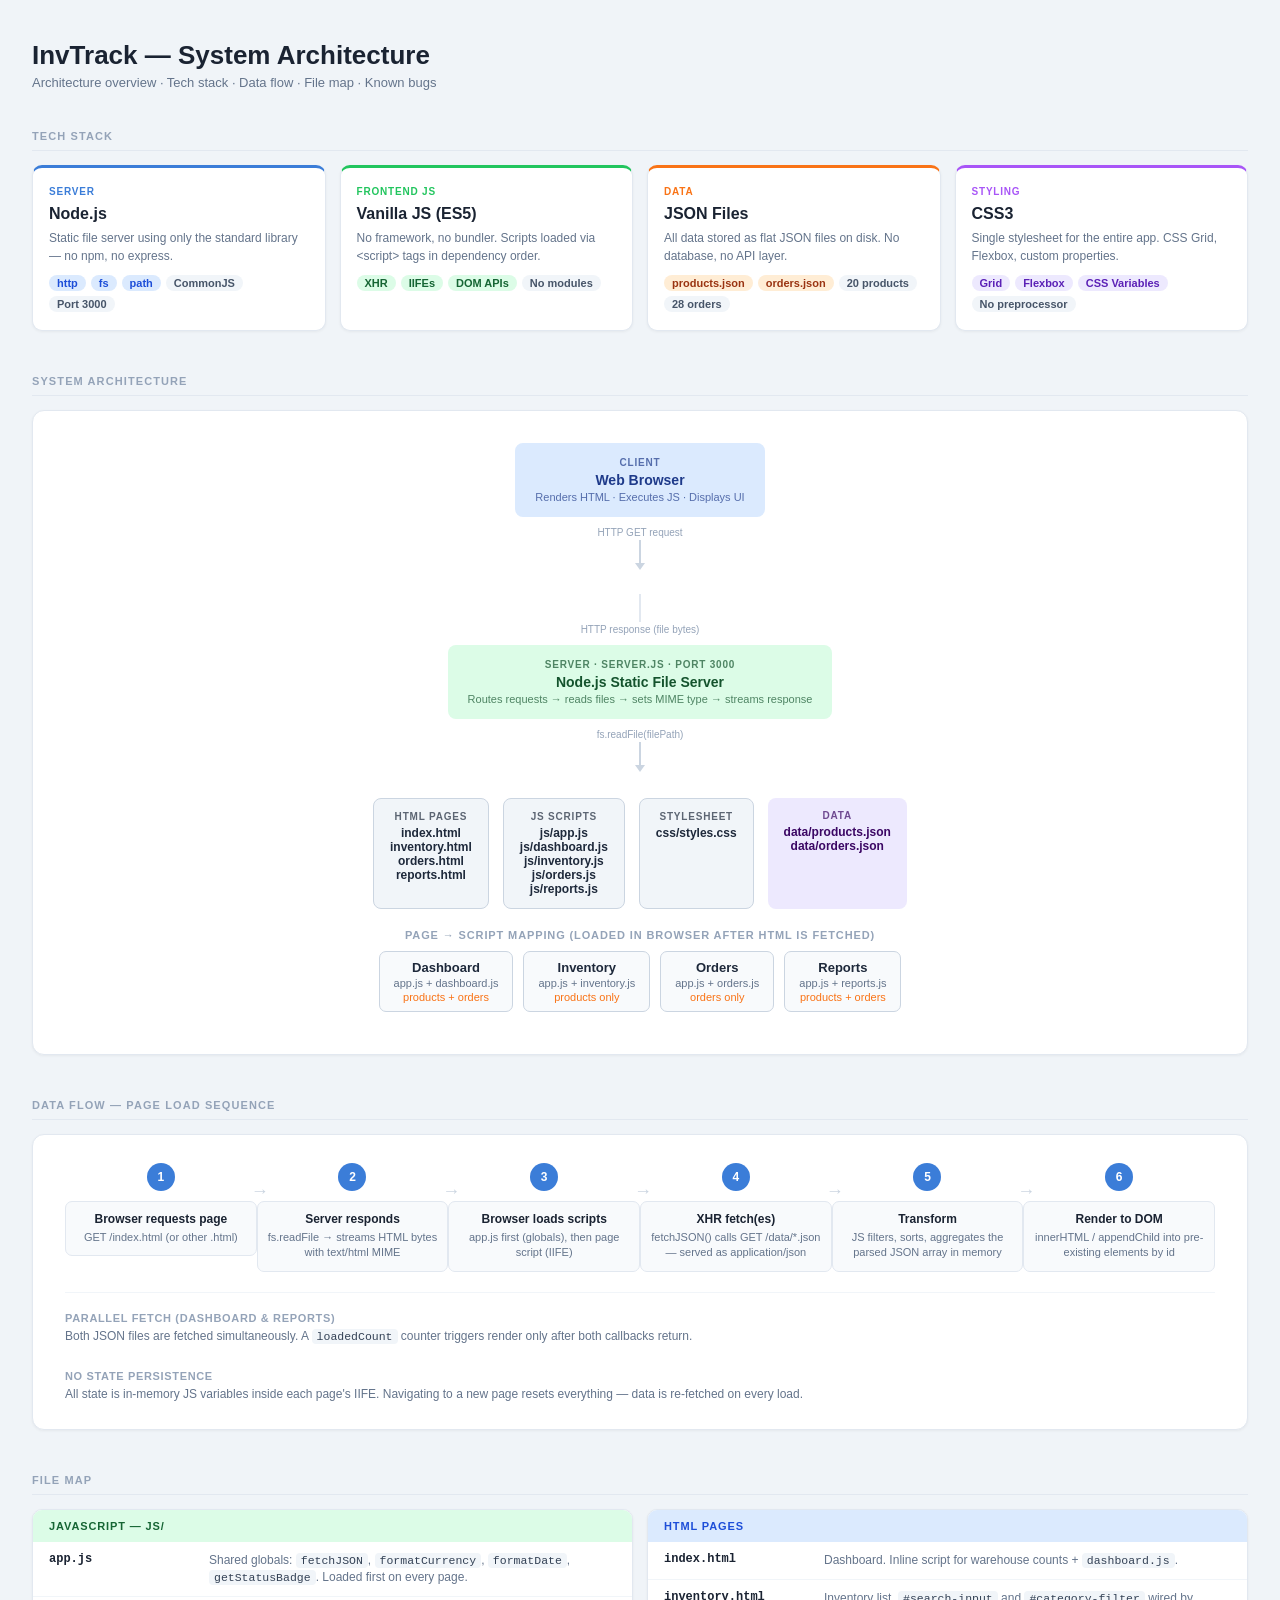
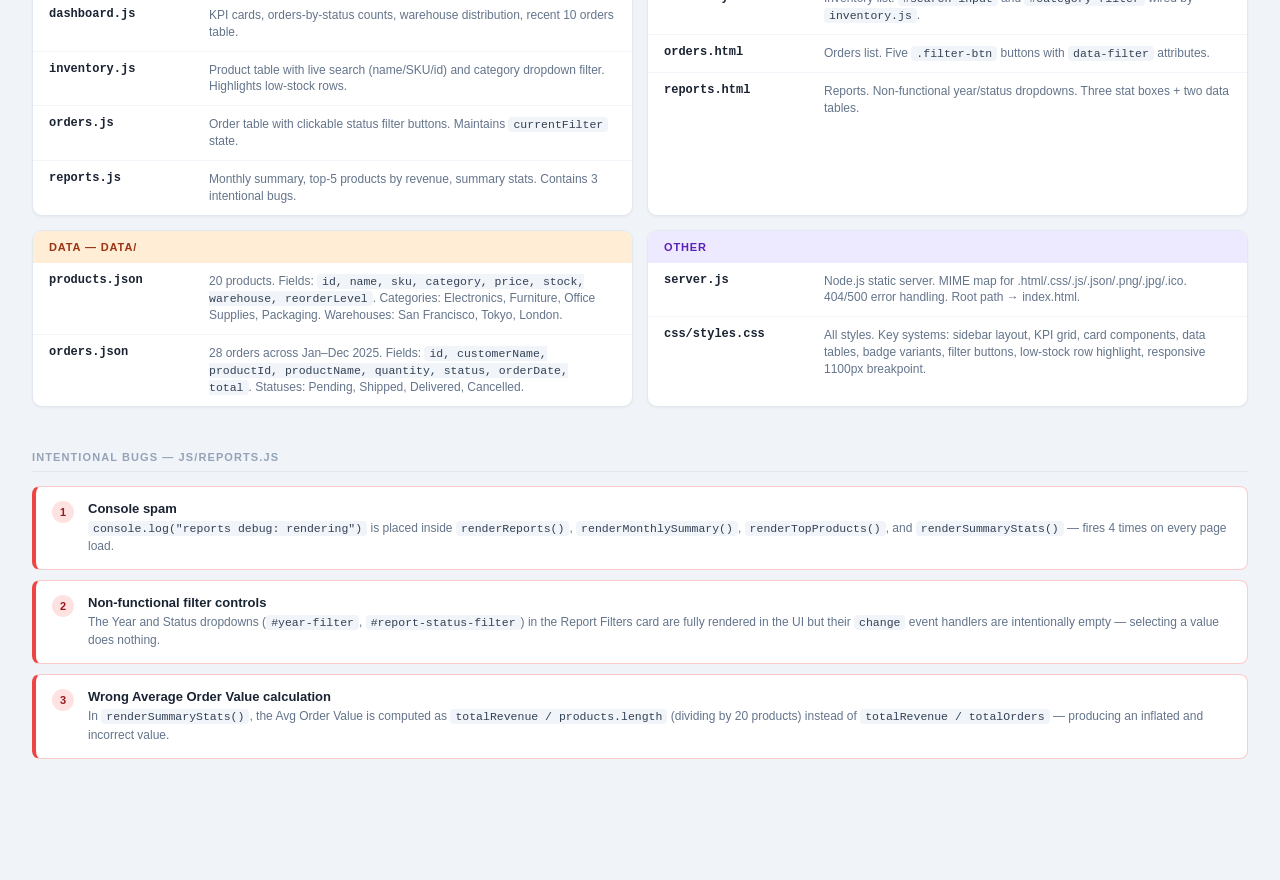
<file: architecture.html>
<!DOCTYPE html>
<html lang="en">
<head>
  <meta charset="UTF-8">
  <meta name="viewport" content="width=device-width, initial-scale=1.0">
  <title>InvTrack — Architecture</title>
  <style>
    *, *::before, *::after { box-sizing: border-box; margin: 0; padding: 0; }

    body {
      font-family: -apple-system, BlinkMacSystemFont, 'Segoe UI', Roboto, sans-serif;
      background: #f0f4f8;
      color: #1a2332;
      font-size: 14px;
      padding: 40px 32px 80px;
    }

    h1 {
      font-size: 26px;
      font-weight: 800;
      color: #1a2332;
      margin-bottom: 4px;
    }

    .page-sub {
      font-size: 13px;
      color: #64748b;
      margin-bottom: 40px;
    }

    /* Section */
    .section { margin-bottom: 44px; }

    .section-title {
      font-size: 11px;
      font-weight: 700;
      text-transform: uppercase;
      letter-spacing: 0.1em;
      color: #94a3b8;
      margin-bottom: 14px;
      padding-bottom: 8px;
      border-bottom: 1px solid #e2e8f0;
    }

    /* ── TECH STACK ── */
    .stack-grid {
      display: grid;
      grid-template-columns: repeat(4, 1fr);
      gap: 14px;
    }

    .stack-card {
      background: #fff;
      border: 1px solid #e2e8f0;
      border-radius: 10px;
      padding: 18px 16px;
      box-shadow: 0 1px 3px rgba(0,0,0,0.05);
    }

    .stack-card .sc-layer {
      font-size: 10px;
      font-weight: 700;
      text-transform: uppercase;
      letter-spacing: 0.08em;
      margin-bottom: 8px;
    }

    .stack-card .sc-name {
      font-size: 16px;
      font-weight: 800;
      margin-bottom: 6px;
    }

    .stack-card .sc-desc {
      font-size: 12px;
      color: #64748b;
      line-height: 1.5;
    }

    .stack-card .sc-tags {
      margin-top: 10px;
      display: flex;
      flex-wrap: wrap;
      gap: 5px;
    }

    .tag {
      display: inline-block;
      padding: 2px 8px;
      border-radius: 10px;
      font-size: 11px;
      font-weight: 600;
    }

    .tag-blue   { background: #dbeafe; color: #1d4ed8; }
    .tag-green  { background: #dcfce7; color: #166534; }
    .tag-orange { background: #ffedd5; color: #9a3412; }
    .tag-purple { background: #ede9fe; color: #5b21b6; }
    .tag-gray   { background: #f1f5f9; color: #475569; }

    .sc-server  { border-top: 3px solid #3b7dd8; }
    .sc-frontend{ border-top: 3px solid #22c55e; }
    .sc-data    { border-top: 3px solid #f97316; }
    .sc-style   { border-top: 3px solid #a855f7; }

    /* ── ARCHITECTURE DIAGRAM ── */
    .arch-diagram {
      background: #fff;
      border: 1px solid #e2e8f0;
      border-radius: 12px;
      padding: 32px;
      box-shadow: 0 1px 3px rgba(0,0,0,0.05);
    }

    .arch-row {
      display: flex;
      align-items: center;
      justify-content: center;
      gap: 0;
    }

    .arch-box {
      border-radius: 8px;
      padding: 14px 20px;
      text-align: center;
      min-width: 140px;
    }

    .arch-box .ab-label {
      font-size: 10px;
      font-weight: 700;
      text-transform: uppercase;
      letter-spacing: 0.08em;
      margin-bottom: 4px;
      opacity: 0.7;
    }

    .arch-box .ab-name {
      font-size: 14px;
      font-weight: 800;
    }

    .arch-box .ab-sub {
      font-size: 11px;
      margin-top: 3px;
      opacity: 0.7;
    }

    .box-browser { background: #dbeafe; color: #1e3a8a; }
    .box-server  { background: #dcfce7; color: #14532d; }
    .box-fs      { background: #ffedd5; color: #7c2d12; }
    .box-data    { background: #ede9fe; color: #3b0764; }
    .box-page    { background: #f1f5f9; color: #1e293b; border: 1px solid #cbd5e1; }

    /* Arrows */
    .arrow {
      display: flex;
      flex-direction: column;
      align-items: center;
      gap: 2px;
      padding: 0 6px;
    }

    .arrow-label {
      font-size: 10px;
      color: #94a3b8;
      white-space: nowrap;
    }

    .arrow-line {
      display: flex;
      align-items: center;
    }

    .arrow-shaft {
      width: 40px;
      height: 2px;
      background: #cbd5e1;
    }

    .arrow-head-right::after {
      content: '';
      border-top: 5px solid transparent;
      border-bottom: 5px solid transparent;
      border-left: 7px solid #cbd5e1;
    }

    .arrow-head-left::before {
      content: '';
      border-top: 5px solid transparent;
      border-bottom: 5px solid transparent;
      border-right: 7px solid #cbd5e1;
    }

    .arrow-v {
      display: flex;
      flex-direction: column;
      align-items: center;
      margin: 0 auto;
      gap: 2px;
      padding: 4px 0;
    }

    .arrow-v .arrow-label { text-align: center; }

    .arrow-v-shaft {
      width: 2px;
      height: 28px;
      background: #cbd5e1;
    }

    .arrow-v-head-down::after {
      content: '';
      border-left: 5px solid transparent;
      border-right: 5px solid transparent;
      border-top: 7px solid #cbd5e1;
    }

    .center { display: flex; justify-content: center; }

    /* Pages row */
    .pages-row {
      display: flex;
      justify-content: center;
      gap: 10px;
      flex-wrap: wrap;
    }

    .page-node {
      background: #f8fafc;
      border: 1px solid #cbd5e1;
      border-radius: 7px;
      padding: 8px 14px;
      text-align: center;
    }

    .page-node .pn-name { font-size: 13px; font-weight: 700; color: #1e293b; }
    .page-node .pn-js   { font-size: 11px; color: #64748b; margin-top: 2px; }

    /* ── DATA FLOW ── */
    .flow-container {
      background: #fff;
      border: 1px solid #e2e8f0;
      border-radius: 12px;
      padding: 28px 32px;
      box-shadow: 0 1px 3px rgba(0,0,0,0.05);
    }

    .flow-steps {
      display: grid;
      grid-template-columns: repeat(6, 1fr);
      align-items: start;
      gap: 0;
    }

    .flow-step {
      display: flex;
      flex-direction: column;
      align-items: center;
      position: relative;
    }

    .flow-step:not(:last-child)::after {
      content: '→';
      position: absolute;
      right: -12px;
      top: 18px;
      font-size: 18px;
      color: #cbd5e1;
      font-weight: 300;
    }

    .flow-num {
      width: 28px;
      height: 28px;
      border-radius: 50%;
      background: #3b7dd8;
      color: #fff;
      font-size: 12px;
      font-weight: 700;
      display: flex;
      align-items: center;
      justify-content: center;
      margin-bottom: 10px;
      flex-shrink: 0;
    }

    .flow-box {
      background: #f8fafc;
      border: 1px solid #e2e8f0;
      border-radius: 7px;
      padding: 10px 8px;
      text-align: center;
      width: 100%;
    }

    .flow-box .fb-title {
      font-size: 12px;
      font-weight: 700;
      color: #1a2332;
      margin-bottom: 4px;
    }

    .flow-box .fb-desc {
      font-size: 11px;
      color: #64748b;
      line-height: 1.4;
    }

    /* ── FILE MAP ── */
    .file-map {
      display: grid;
      grid-template-columns: 1fr 1fr;
      gap: 14px;
    }

    .fm-group {
      background: #fff;
      border: 1px solid #e2e8f0;
      border-radius: 10px;
      overflow: hidden;
      box-shadow: 0 1px 3px rgba(0,0,0,0.05);
    }

    .fm-group-header {
      padding: 10px 16px;
      font-size: 11px;
      font-weight: 700;
      text-transform: uppercase;
      letter-spacing: 0.08em;
    }

    .fmh-blue   { background: #dbeafe; color: #1d4ed8; }
    .fmh-green  { background: #dcfce7; color: #166534; }
    .fmh-orange { background: #ffedd5; color: #9a3412; }
    .fmh-purple { background: #ede9fe; color: #5b21b6; }

    .fm-file {
      display: flex;
      align-items: flex-start;
      gap: 10px;
      padding: 10px 16px;
      border-bottom: 1px solid #f1f5f9;
    }

    .fm-file:last-child { border-bottom: none; }

    .fm-filename {
      font-size: 12px;
      font-weight: 700;
      font-family: 'SFMono-Regular', Consolas, monospace;
      color: #1a2332;
      min-width: 150px;
    }

    .fm-filedesc {
      font-size: 12px;
      color: #64748b;
      line-height: 1.4;
    }

    /* ── BUGS SECTION ── */
    .bugs-list {
      display: flex;
      flex-direction: column;
      gap: 10px;
    }

    .bug-card {
      background: #fff;
      border: 1px solid #fecaca;
      border-left: 4px solid #ef4444;
      border-radius: 8px;
      padding: 14px 16px;
      display: flex;
      gap: 14px;
      align-items: flex-start;
    }

    .bug-num {
      background: #fee2e2;
      color: #991b1b;
      font-size: 11px;
      font-weight: 800;
      width: 22px;
      height: 22px;
      border-radius: 50%;
      display: flex;
      align-items: center;
      justify-content: center;
      flex-shrink: 0;
    }

    .bug-title {
      font-size: 13px;
      font-weight: 700;
      color: #1a2332;
      margin-bottom: 3px;
    }

    .bug-desc {
      font-size: 12px;
      color: #64748b;
      line-height: 1.5;
    }

    code {
      font-family: 'SFMono-Regular', Consolas, monospace;
      background: #f1f5f9;
      padding: 1px 5px;
      border-radius: 4px;
      font-size: 11.5px;
      color: #334155;
    }
  </style>
</head>
<body>

  <h1>InvTrack — System Architecture</h1>
  <p class="page-sub">Architecture overview · Tech stack · Data flow · File map · Known bugs</p>

  <!-- ── TECH STACK ── -->
  <div class="section">
    <div class="section-title">Tech Stack</div>
    <div class="stack-grid">

      <div class="stack-card sc-server">
        <div class="sc-layer" style="color:#3b7dd8">Server</div>
        <div class="sc-name">Node.js</div>
        <div class="sc-desc">Static file server using only the standard library — no npm, no express.</div>
        <div class="sc-tags">
          <span class="tag tag-blue">http</span>
          <span class="tag tag-blue">fs</span>
          <span class="tag tag-blue">path</span>
          <span class="tag tag-gray">CommonJS</span>
          <span class="tag tag-gray">Port 3000</span>
        </div>
      </div>

      <div class="stack-card sc-frontend">
        <div class="sc-layer" style="color:#22c55e">Frontend JS</div>
        <div class="sc-name">Vanilla JS (ES5)</div>
        <div class="sc-desc">No framework, no bundler. Scripts loaded via &lt;script&gt; tags in dependency order.</div>
        <div class="sc-tags">
          <span class="tag tag-green">XHR</span>
          <span class="tag tag-green">IIFEs</span>
          <span class="tag tag-green">DOM APIs</span>
          <span class="tag tag-gray">No modules</span>
        </div>
      </div>

      <div class="stack-card sc-data">
        <div class="sc-layer" style="color:#f97316">Data</div>
        <div class="sc-name">JSON Files</div>
        <div class="sc-desc">All data stored as flat JSON files on disk. No database, no API layer.</div>
        <div class="sc-tags">
          <span class="tag tag-orange">products.json</span>
          <span class="tag tag-orange">orders.json</span>
          <span class="tag tag-gray">20 products</span>
          <span class="tag tag-gray">28 orders</span>
        </div>
      </div>

      <div class="stack-card sc-style">
        <div class="sc-layer" style="color:#a855f7">Styling</div>
        <div class="sc-name">CSS3</div>
        <div class="sc-desc">Single stylesheet for the entire app. CSS Grid, Flexbox, custom properties.</div>
        <div class="sc-tags">
          <span class="tag tag-purple">Grid</span>
          <span class="tag tag-purple">Flexbox</span>
          <span class="tag tag-purple">CSS Variables</span>
          <span class="tag tag-gray">No preprocessor</span>
        </div>
      </div>

    </div>
  </div>

  <!-- ── ARCHITECTURE DIAGRAM ── -->
  <div class="section">
    <div class="section-title">System Architecture</div>
    <div class="arch-diagram">

      <!-- Row 1: Browser -->
      <div class="center" style="margin-bottom:6px">
        <div class="arch-box box-browser">
          <div class="ab-label">Client</div>
          <div class="ab-name">Web Browser</div>
          <div class="ab-sub">Renders HTML · Executes JS · Displays UI</div>
        </div>
      </div>

      <!-- Arrow down: HTTP GET / HTTP Response -->
      <div class="arrow-v center" style="margin-bottom:6px">
        <div class="arrow-label">HTTP GET request</div>
        <div class="arrow-v-shaft"></div>
        <div class="arrow-v-head-down"></div>
        <div style="height:4px"></div>
        <div class="arrow-v-shaft" style="background:#e2e8f0"></div>
        <div class="arrow-label">HTTP response (file bytes)</div>
      </div>

      <!-- Row 2: Server -->
      <div class="center" style="margin-bottom:6px">
        <div class="arch-box box-server">
          <div class="ab-label">Server · server.js · Port 3000</div>
          <div class="ab-name">Node.js Static File Server</div>
          <div class="ab-sub">Routes requests → reads files → sets MIME type → streams response</div>
        </div>
      </div>

      <!-- Arrow down: fs.readFile -->
      <div class="arrow-v center" style="margin-bottom:6px">
        <div class="arrow-label">fs.readFile(filePath)</div>
        <div class="arrow-v-shaft"></div>
        <div class="arrow-v-head-down"></div>
      </div>

      <!-- Row 3: File System columns -->
      <div style="display:flex; justify-content:center; gap:14px; margin-bottom:20px">

        <div class="arch-box box-page" style="min-width:unset; padding:12px 16px;">
          <div class="ab-label">HTML Pages</div>
          <div style="font-size:12px; font-weight:700; color:#1e293b">
            index.html<br>inventory.html<br>orders.html<br>reports.html
          </div>
        </div>

        <div class="arch-box box-page" style="min-width:unset; padding:12px 16px;">
          <div class="ab-label">JS Scripts</div>
          <div style="font-size:12px; font-weight:700; color:#1e293b">
            js/app.js<br>js/dashboard.js<br>js/inventory.js<br>js/orders.js<br>js/reports.js
          </div>
        </div>

        <div class="arch-box box-page" style="min-width:unset; padding:12px 16px;">
          <div class="ab-label">Stylesheet</div>
          <div style="font-size:12px; font-weight:700; color:#1e293b">css/styles.css</div>
        </div>

        <div class="arch-box box-data" style="min-width:unset; padding:12px 16px;">
          <div class="ab-label">Data</div>
          <div style="font-size:12px; font-weight:700;">
            data/products.json<br>data/orders.json
          </div>
        </div>

      </div>

      <!-- Pages row -->
      <div style="text-align:center; margin-bottom:10px">
        <div style="font-size:11px; font-weight:700; text-transform:uppercase; letter-spacing:0.08em; color:#94a3b8; margin-bottom:10px">
          Page → Script Mapping (loaded in browser after HTML is fetched)
        </div>
        <div class="pages-row">
          <div class="page-node">
            <div class="pn-name">Dashboard</div>
            <div class="pn-js">app.js + dashboard.js</div>
            <div class="pn-js" style="color:#f97316">products + orders</div>
          </div>
          <div class="page-node">
            <div class="pn-name">Inventory</div>
            <div class="pn-js">app.js + inventory.js</div>
            <div class="pn-js" style="color:#f97316">products only</div>
          </div>
          <div class="page-node">
            <div class="pn-name">Orders</div>
            <div class="pn-js">app.js + orders.js</div>
            <div class="pn-js" style="color:#f97316">orders only</div>
          </div>
          <div class="page-node">
            <div class="pn-name">Reports</div>
            <div class="pn-js">app.js + reports.js</div>
            <div class="pn-js" style="color:#f97316">products + orders</div>
          </div>
        </div>
      </div>

    </div>
  </div>

  <!-- ── DATA FLOW ── -->
  <div class="section">
    <div class="section-title">Data Flow — Page Load Sequence</div>
    <div class="flow-container">
      <div class="flow-steps">

        <div class="flow-step">
          <div class="flow-num">1</div>
          <div class="flow-box">
            <div class="fb-title">Browser requests page</div>
            <div class="fb-desc">GET /index.html (or other .html)</div>
          </div>
        </div>

        <div class="flow-step">
          <div class="flow-num">2</div>
          <div class="flow-box">
            <div class="fb-title">Server responds</div>
            <div class="fb-desc">fs.readFile → streams HTML bytes with text/html MIME</div>
          </div>
        </div>

        <div class="flow-step">
          <div class="flow-num">3</div>
          <div class="flow-box">
            <div class="fb-title">Browser loads scripts</div>
            <div class="fb-desc">app.js first (globals), then page script (IIFE)</div>
          </div>
        </div>

        <div class="flow-step">
          <div class="flow-num">4</div>
          <div class="flow-box">
            <div class="fb-title">XHR fetch(es)</div>
            <div class="fb-desc">fetchJSON() calls GET /data/*.json — served as application/json</div>
          </div>
        </div>

        <div class="flow-step">
          <div class="flow-num">5</div>
          <div class="flow-box">
            <div class="fb-title">Transform</div>
            <div class="fb-desc">JS filters, sorts, aggregates the parsed JSON array in memory</div>
          </div>
        </div>

        <div class="flow-step">
          <div class="flow-num">6</div>
          <div class="flow-box">
            <div class="fb-title">Render to DOM</div>
            <div class="fb-desc">innerHTML / appendChild into pre-existing elements by id</div>
          </div>
        </div>

      </div>

      <div style="margin-top:20px; padding-top:16px; border-top:1px solid #f1f5f9; display:flex; gap:24px; flex-wrap:wrap;">
        <div>
          <span style="font-size:11px; font-weight:700; text-transform:uppercase; letter-spacing:0.06em; color:#94a3b8">Parallel fetch (dashboard & reports)</span>
          <p style="font-size:12px; color:#64748b; margin-top:4px;">Both JSON files are fetched simultaneously. A <code>loadedCount</code> counter triggers render only after both callbacks return.</p>
        </div>
        <div>
          <span style="font-size:11px; font-weight:700; text-transform:uppercase; letter-spacing:0.06em; color:#94a3b8">No state persistence</span>
          <p style="font-size:12px; color:#64748b; margin-top:4px;">All state is in-memory JS variables inside each page's IIFE. Navigating to a new page resets everything — data is re-fetched on every load.</p>
        </div>
      </div>
    </div>
  </div>

  <!-- ── FILE MAP ── -->
  <div class="section">
    <div class="section-title">File Map</div>
    <div class="file-map">

      <div class="fm-group">
        <div class="fm-group-header fmh-green">JavaScript — js/</div>
        <div class="fm-file">
          <div class="fm-filename">app.js</div>
          <div class="fm-filedesc">Shared globals: <code>fetchJSON</code>, <code>formatCurrency</code>, <code>formatDate</code>, <code>getStatusBadge</code>. Loaded first on every page.</div>
        </div>
        <div class="fm-file">
          <div class="fm-filename">dashboard.js</div>
          <div class="fm-filedesc">KPI cards, orders-by-status counts, warehouse distribution, recent 10 orders table.</div>
        </div>
        <div class="fm-file">
          <div class="fm-filename">inventory.js</div>
          <div class="fm-filedesc">Product table with live search (name/SKU/id) and category dropdown filter. Highlights low-stock rows.</div>
        </div>
        <div class="fm-file">
          <div class="fm-filename">orders.js</div>
          <div class="fm-filedesc">Order table with clickable status filter buttons. Maintains <code>currentFilter</code> state.</div>
        </div>
        <div class="fm-file">
          <div class="fm-filename">reports.js</div>
          <div class="fm-filedesc">Monthly summary, top-5 products by revenue, summary stats. Contains 3 intentional bugs.</div>
        </div>
      </div>

      <div class="fm-group">
        <div class="fm-group-header fmh-blue">HTML Pages</div>
        <div class="fm-file">
          <div class="fm-filename">index.html</div>
          <div class="fm-filedesc">Dashboard. Inline script for warehouse counts + <code>dashboard.js</code>.</div>
        </div>
        <div class="fm-file">
          <div class="fm-filename">inventory.html</div>
          <div class="fm-filedesc">Inventory list. <code>#search-input</code> and <code>#category-filter</code> wired by <code>inventory.js</code>.</div>
        </div>
        <div class="fm-file">
          <div class="fm-filename">orders.html</div>
          <div class="fm-filedesc">Orders list. Five <code>.filter-btn</code> buttons with <code>data-filter</code> attributes.</div>
        </div>
        <div class="fm-file">
          <div class="fm-filename">reports.html</div>
          <div class="fm-filedesc">Reports. Non-functional year/status dropdowns. Three stat boxes + two data tables.</div>
        </div>
      </div>

      <div class="fm-group">
        <div class="fm-group-header fmh-orange">Data — data/</div>
        <div class="fm-file">
          <div class="fm-filename">products.json</div>
          <div class="fm-filedesc">20 products. Fields: <code>id, name, sku, category, price, stock, warehouse, reorderLevel</code>. Categories: Electronics, Furniture, Office Supplies, Packaging. Warehouses: San Francisco, Tokyo, London.</div>
        </div>
        <div class="fm-file">
          <div class="fm-filename">orders.json</div>
          <div class="fm-filedesc">28 orders across Jan–Dec 2025. Fields: <code>id, customerName, productId, productName, quantity, status, orderDate, total</code>. Statuses: Pending, Shipped, Delivered, Cancelled.</div>
        </div>
      </div>

      <div class="fm-group">
        <div class="fm-group-header fmh-purple">Other</div>
        <div class="fm-file">
          <div class="fm-filename">server.js</div>
          <div class="fm-filedesc">Node.js static server. MIME map for .html/.css/.js/.json/.png/.jpg/.ico. 404/500 error handling. Root path → index.html.</div>
        </div>
        <div class="fm-file">
          <div class="fm-filename">css/styles.css</div>
          <div class="fm-filedesc">All styles. Key systems: sidebar layout, KPI grid, card components, data tables, badge variants, filter buttons, low-stock row highlight, responsive 1100px breakpoint.</div>
        </div>
      </div>

    </div>
  </div>

  <!-- ── KNOWN BUGS ── -->
  <div class="section">
    <div class="section-title">Intentional Bugs — js/reports.js</div>
    <div class="bugs-list">

      <div class="bug-card">
        <div class="bug-num">1</div>
        <div>
          <div class="bug-title">Console spam</div>
          <div class="bug-desc"><code>console.log("reports debug: rendering")</code> is placed inside <code>renderReports()</code>, <code>renderMonthlySummary()</code>, <code>renderTopProducts()</code>, and <code>renderSummaryStats()</code> — fires 4 times on every page load.</div>
        </div>
      </div>

      <div class="bug-card">
        <div class="bug-num">2</div>
        <div>
          <div class="bug-title">Non-functional filter controls</div>
          <div class="bug-desc">The Year and Status dropdowns (<code>#year-filter</code>, <code>#report-status-filter</code>) in the Report Filters card are fully rendered in the UI but their <code>change</code> event handlers are intentionally empty — selecting a value does nothing.</div>
        </div>
      </div>

      <div class="bug-card">
        <div class="bug-num">3</div>
        <div>
          <div class="bug-title">Wrong Average Order Value calculation</div>
          <div class="bug-desc">In <code>renderSummaryStats()</code>, the Avg Order Value is computed as <code>totalRevenue / products.length</code> (dividing by 20 products) instead of <code>totalRevenue / totalOrders</code> — producing an inflated and incorrect value.</div>
        </div>
      </div>

    </div>
  </div>

</body>
</html>
</file>
